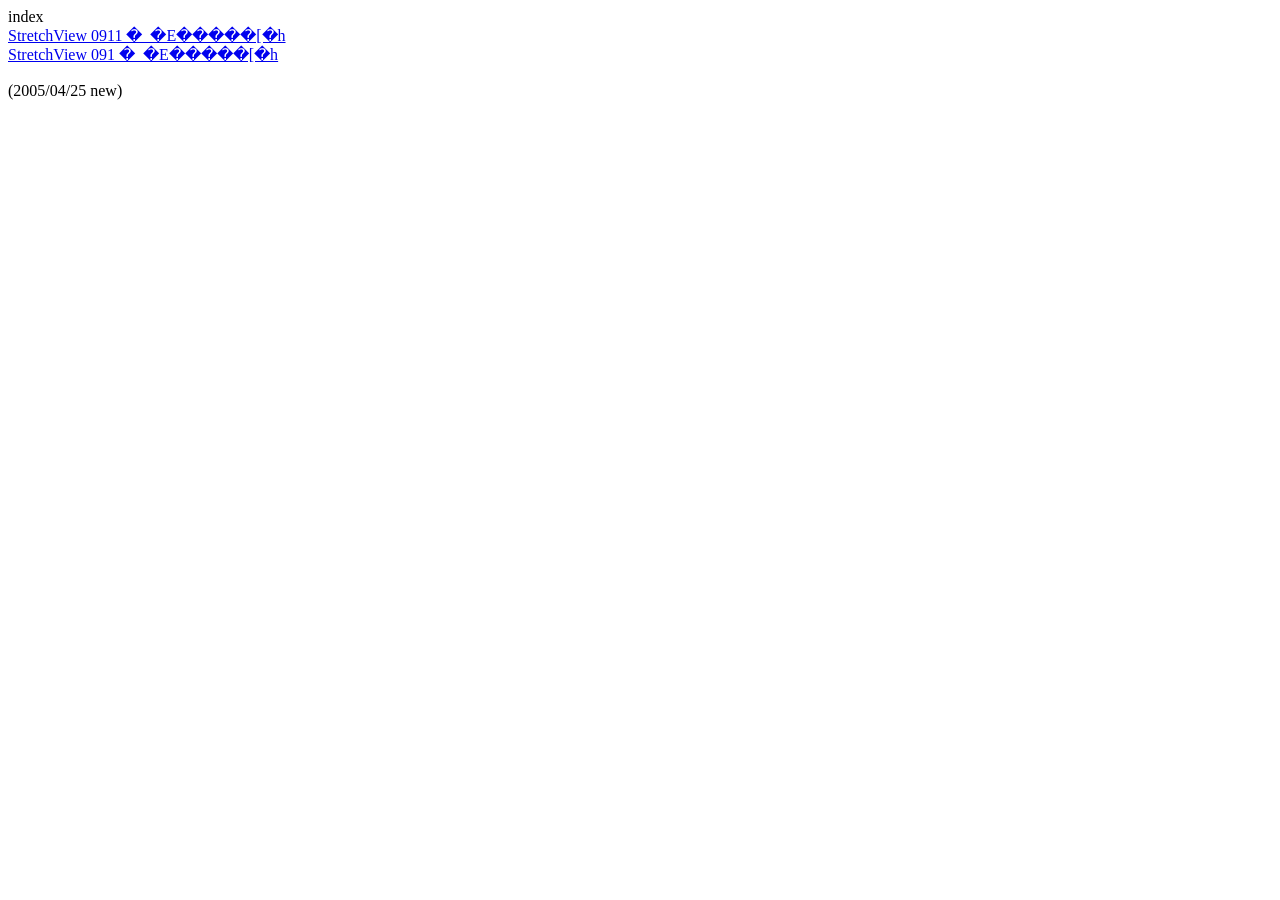
<file: src_Delphi/index.html>
<!--��-->

<HTML>
index 
<br>
<a href="StretchView0911.zip">StretchView 0911 �_�E�����[�h</a><br>
<a href="StretchView091.zip">StretchView 091 �_�E�����[�h</a><br>
<br>
(2005/04/25 new)
<br>
<br>
<br>

<br>
<br>
</HTML>
</file>
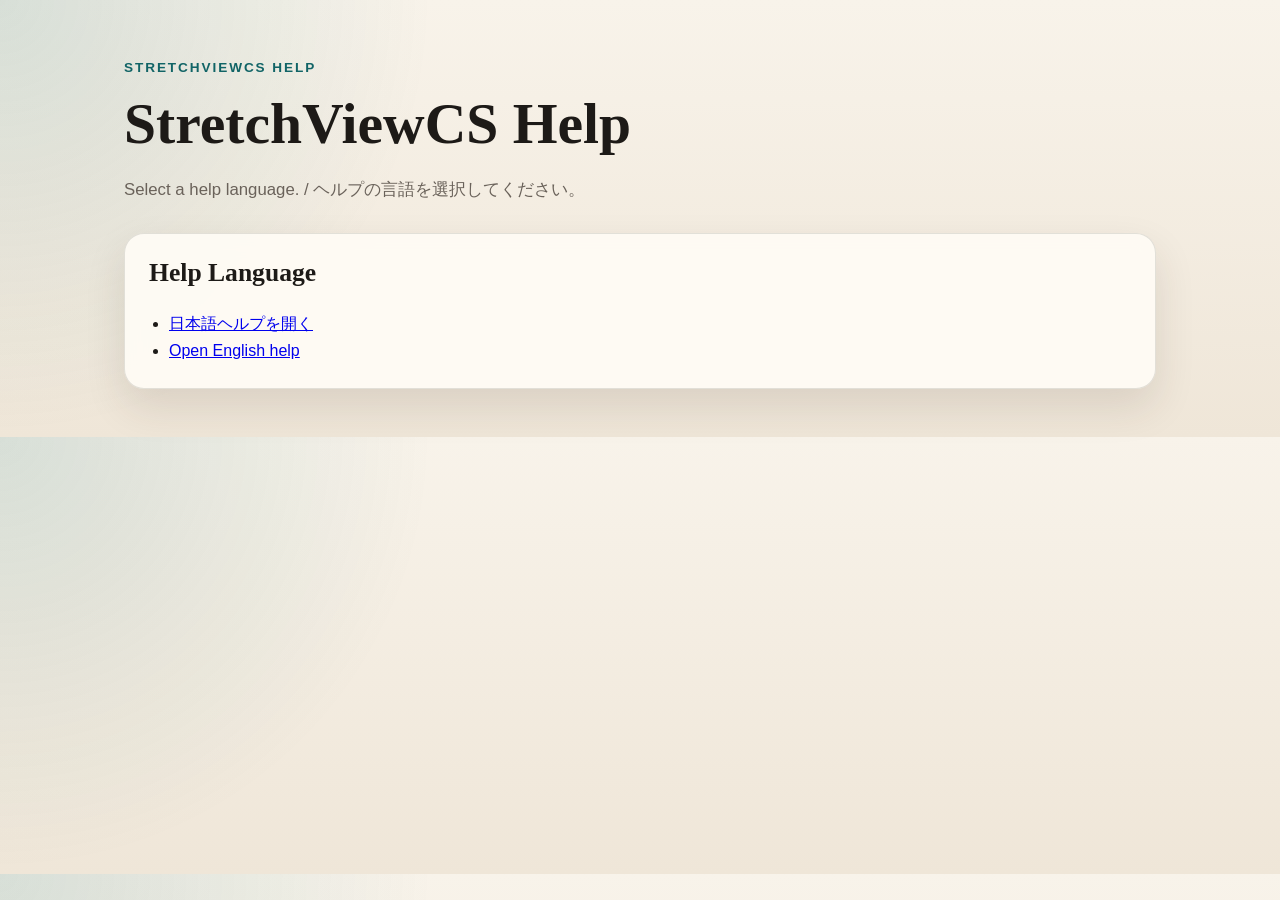
<file: StretchViewCS/StretchViewCS/help/index.html>
<!DOCTYPE html>
<html lang="ja">
<head>
  <meta charset="utf-8">
  <meta name="viewport" content="width=device-width, initial-scale=1">
  <title>StretchViewCS Help</title>
  <link rel="stylesheet" href="style.css">
</head>
<body>
  <header class="hero">
    <p class="eyebrow">StretchViewCS Help</p>
    <h1>StretchViewCS Help</h1>
    <p class="lead">
      Select a help language. / ヘルプの言語を選択してください。
    </p>
  </header>

  <main class="layout single">
    <div class="content">
      <section class="card">
        <h2>Help Language</h2>
        <ul class="feature-list">
          <li><a href="ja/index.html">日本語ヘルプを開く</a></li>
          <li><a href="en/index.html">Open English help</a></li>
        </ul>
      </section>
    </div>
  </main>
</body>
</html>
</file>
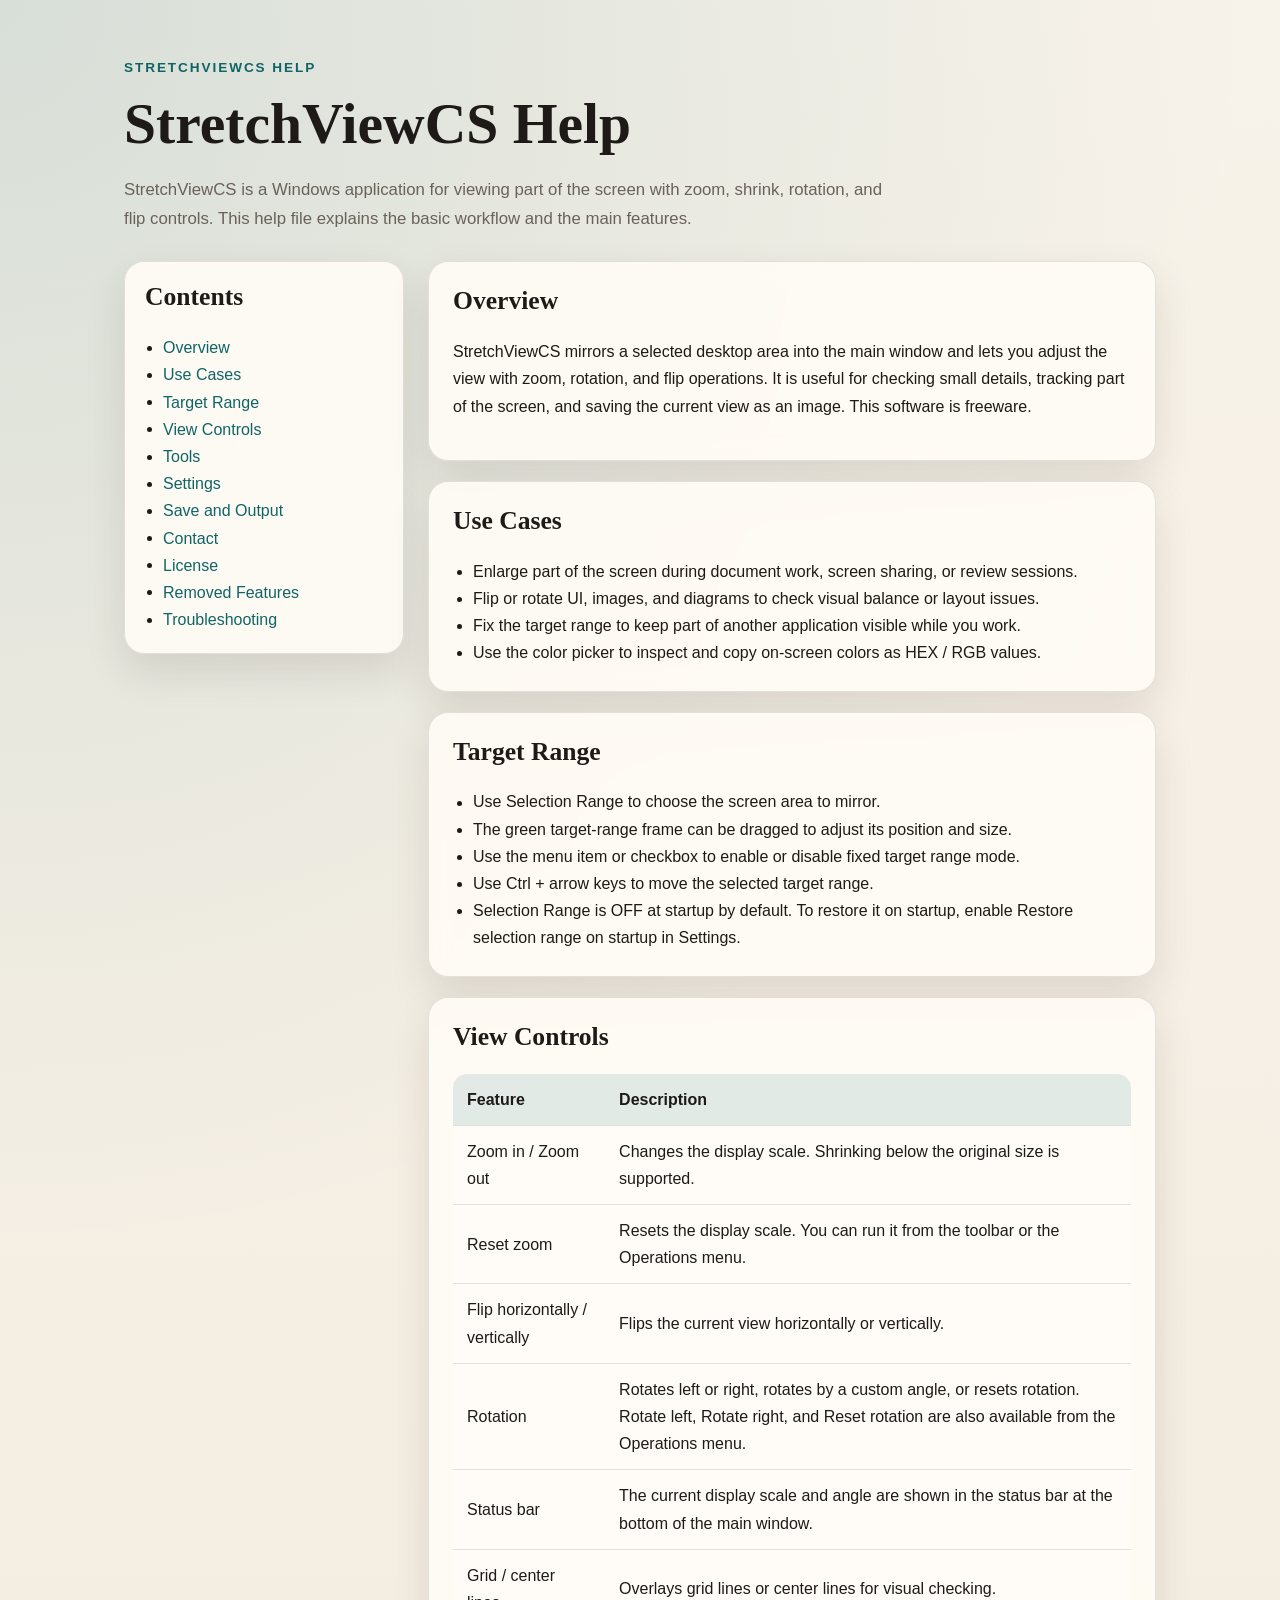
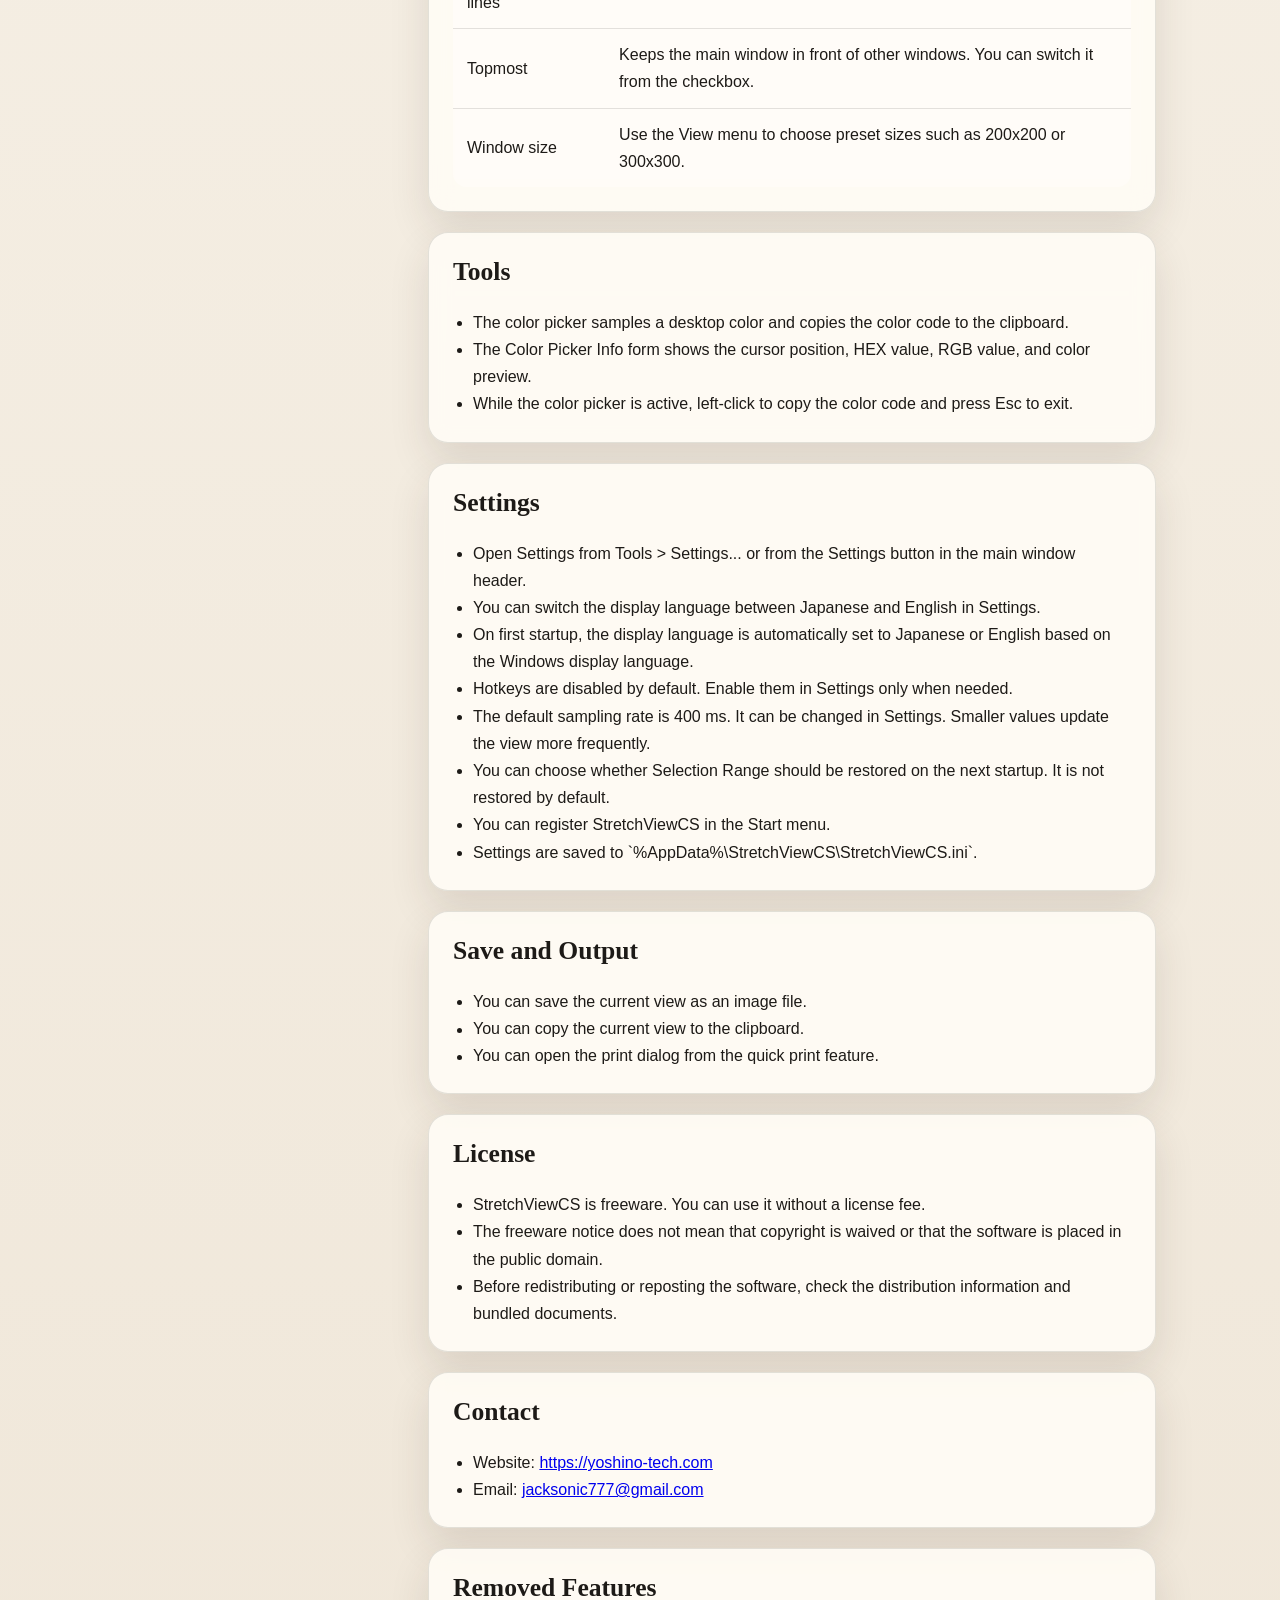
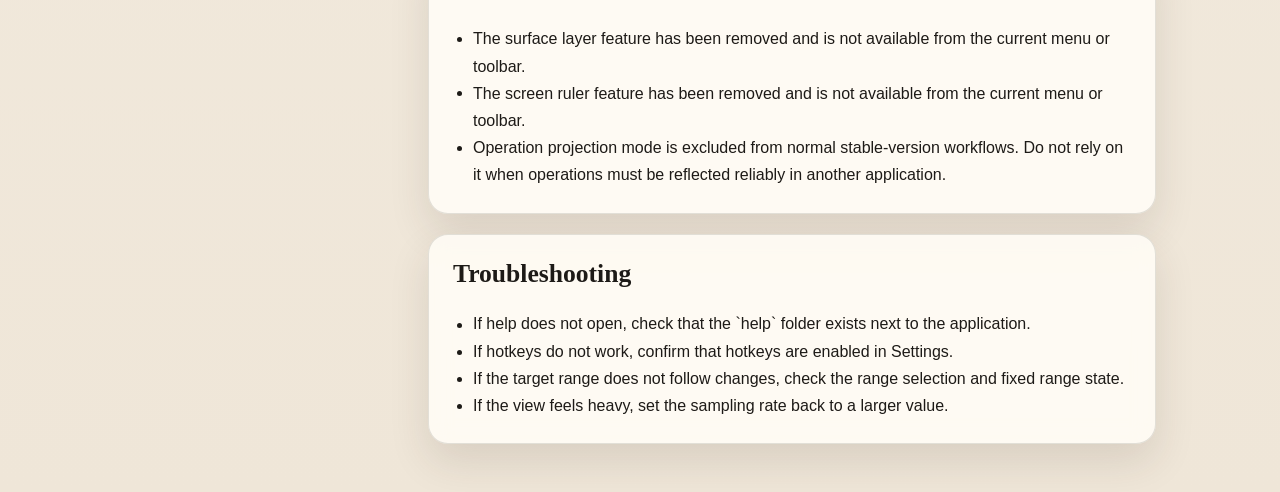
<file: StretchViewCS/StretchViewCS/help/en/index.html>
<!DOCTYPE html>
<html lang="en">
<head>
  <meta charset="utf-8">
  <meta name="viewport" content="width=device-width, initial-scale=1">
  <title>StretchViewCS Help</title>
  <link rel="stylesheet" href="../style.css">
</head>
<body>
  <header class="hero">
    <p class="eyebrow">StretchViewCS Help</p>
    <h1>StretchViewCS Help</h1>
    <p class="lead">
      StretchViewCS is a Windows application for viewing part of the screen with zoom, shrink, rotation, and flip controls.
      This help file explains the basic workflow and the main features.
    </p>
  </header>

  <main class="layout">
    <nav class="toc" aria-label="Contents">
      <h2>Contents</h2>
      <ul>
        <li><a href="#overview">Overview</a></li>
        <li><a href="#usecases">Use Cases</a></li>
        <li><a href="#range">Target Range</a></li>
        <li><a href="#view">View Controls</a></li>
        <li><a href="#tools">Tools</a></li>
        <li><a href="#settings">Settings</a></li>
        <li><a href="#files">Save and Output</a></li>
        <li><a href="#contact">Contact</a></li>
        <li><a href="#license">License</a></li>
        <li><a href="#removed">Removed Features</a></li>
        <li><a href="#trouble">Troubleshooting</a></li>
      </ul>
    </nav>

    <div class="content">
      <section id="overview" class="card">
        <h2>Overview</h2>
        <p>
          StretchViewCS mirrors a selected desktop area into the main window and lets you adjust the view with zoom, rotation, and flip operations.
          It is useful for checking small details, tracking part of the screen, and saving the current view as an image.
          This software is freeware.
        </p>
      </section>

      <section id="usecases" class="card">
        <h2>Use Cases</h2>
        <ul class="feature-list">
          <li>Enlarge part of the screen during document work, screen sharing, or review sessions.</li>
          <li>Flip or rotate UI, images, and diagrams to check visual balance or layout issues.</li>
          <li>Fix the target range to keep part of another application visible while you work.</li>
          <li>Use the color picker to inspect and copy on-screen colors as HEX / RGB values.</li>
        </ul>
      </section>

      <section id="range" class="card">
        <h2>Target Range</h2>
        <ul class="feature-list">
          <li>Use Selection Range to choose the screen area to mirror.</li>
          <li>The green target-range frame can be dragged to adjust its position and size.</li>
          <li>Use the menu item or checkbox to enable or disable fixed target range mode.</li>
          <li>Use Ctrl + arrow keys to move the selected target range.</li>
          <li>Selection Range is OFF at startup by default. To restore it on startup, enable Restore selection range on startup in Settings.</li>
        </ul>
      </section>

      <section id="view" class="card">
        <h2>View Controls</h2>
        <table>
          <thead>
            <tr>
              <th>Feature</th>
              <th>Description</th>
            </tr>
          </thead>
          <tbody>
            <tr>
              <td>Zoom in / Zoom out</td>
              <td>Changes the display scale. Shrinking below the original size is supported.</td>
            </tr>
            <tr>
              <td>Reset zoom</td>
              <td>Resets the display scale. You can run it from the toolbar or the Operations menu.</td>
            </tr>
            <tr>
              <td>Flip horizontally / vertically</td>
              <td>Flips the current view horizontally or vertically.</td>
            </tr>
            <tr>
              <td>Rotation</td>
              <td>Rotates left or right, rotates by a custom angle, or resets rotation. Rotate left, Rotate right, and Reset rotation are also available from the Operations menu.</td>
            </tr>
            <tr>
              <td>Status bar</td>
              <td>The current display scale and angle are shown in the status bar at the bottom of the main window.</td>
            </tr>
            <tr>
              <td>Grid / center lines</td>
              <td>Overlays grid lines or center lines for visual checking.</td>
            </tr>
            <tr>
              <td>Topmost</td>
              <td>Keeps the main window in front of other windows. You can switch it from the checkbox.</td>
            </tr>
            <tr>
              <td>Window size</td>
              <td>Use the View menu to choose preset sizes such as 200x200 or 300x300.</td>
            </tr>
          </tbody>
        </table>
      </section>

      <section id="tools" class="card">
        <h2>Tools</h2>
        <ul class="feature-list">
          <li>The color picker samples a desktop color and copies the color code to the clipboard.</li>
          <li>The Color Picker Info form shows the cursor position, HEX value, RGB value, and color preview.</li>
          <li>While the color picker is active, left-click to copy the color code and press Esc to exit.</li>
        </ul>
      </section>

      <section id="settings" class="card">
        <h2>Settings</h2>
        <ul class="feature-list">
          <li>Open Settings from Tools &gt; Settings... or from the Settings button in the main window header.</li>
          <li>You can switch the display language between Japanese and English in Settings.</li>
          <li>On first startup, the display language is automatically set to Japanese or English based on the Windows display language.</li>
          <li>Hotkeys are disabled by default. Enable them in Settings only when needed.</li>
          <li>The default sampling rate is 400 ms. It can be changed in Settings. Smaller values update the view more frequently.</li>
          <li>You can choose whether Selection Range should be restored on the next startup. It is not restored by default.</li>
          <li>You can register StretchViewCS in the Start menu.</li>
          <li>Settings are saved to `%AppData%\StretchViewCS\StretchViewCS.ini`.</li>
        </ul>
      </section>

      <section id="files" class="card">
        <h2>Save and Output</h2>
        <ul class="feature-list">
          <li>You can save the current view as an image file.</li>
          <li>You can copy the current view to the clipboard.</li>
          <li>You can open the print dialog from the quick print feature.</li>
        </ul>
      </section>

      <section id="license" class="card">
        <h2>License</h2>
        <ul class="feature-list">
          <li>StretchViewCS is freeware. You can use it without a license fee.</li>
          <li>The freeware notice does not mean that copyright is waived or that the software is placed in the public domain.</li>
          <li>Before redistributing or reposting the software, check the distribution information and bundled documents.</li>
        </ul>
      </section>

      <section id="contact" class="card">
        <h2>Contact</h2>
        <ul class="feature-list">
          <li>Website: <a href="https://yoshino-tech.com">https://yoshino-tech.com</a></li>
          <li>Email: <a href="mailto:jacksonic777@gmail.com">jacksonic777@gmail.com</a></li>
        </ul>
      </section>

      <section id="removed" class="card">
        <h2>Removed Features</h2>
        <ul class="feature-list">
          <li>The surface layer feature has been removed and is not available from the current menu or toolbar.</li>
          <li>The screen ruler feature has been removed and is not available from the current menu or toolbar.</li>
          <li>Operation projection mode is excluded from normal stable-version workflows. Do not rely on it when operations must be reflected reliably in another application.</li>
        </ul>
      </section>

      <section id="trouble" class="card">
        <h2>Troubleshooting</h2>
        <ul class="feature-list">
          <li>If help does not open, check that the `help` folder exists next to the application.</li>
          <li>If hotkeys do not work, confirm that hotkeys are enabled in Settings.</li>
          <li>If the target range does not follow changes, check the range selection and fixed range state.</li>
          <li>If the view feels heavy, set the sampling rate back to a larger value.</li>
        </ul>
      </section>
    </div>
  </main>
</body>
</html>
</file>
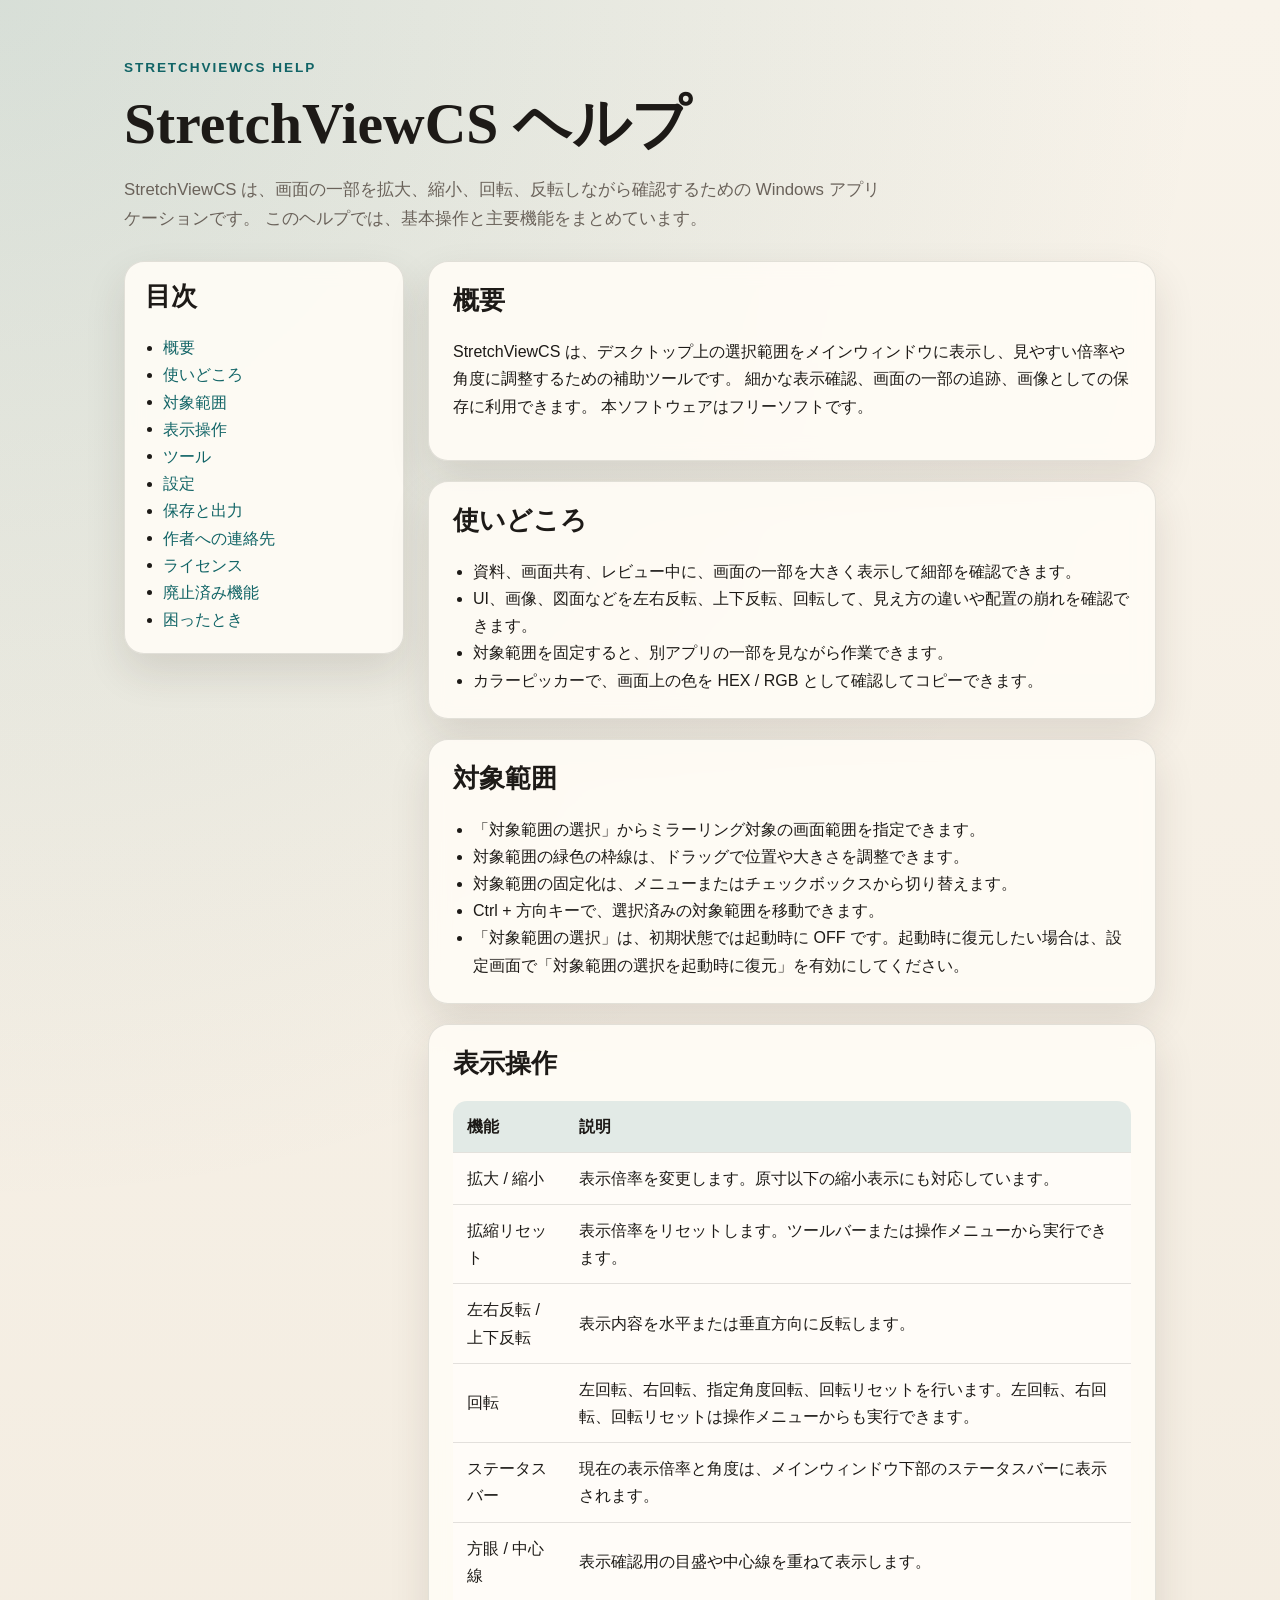
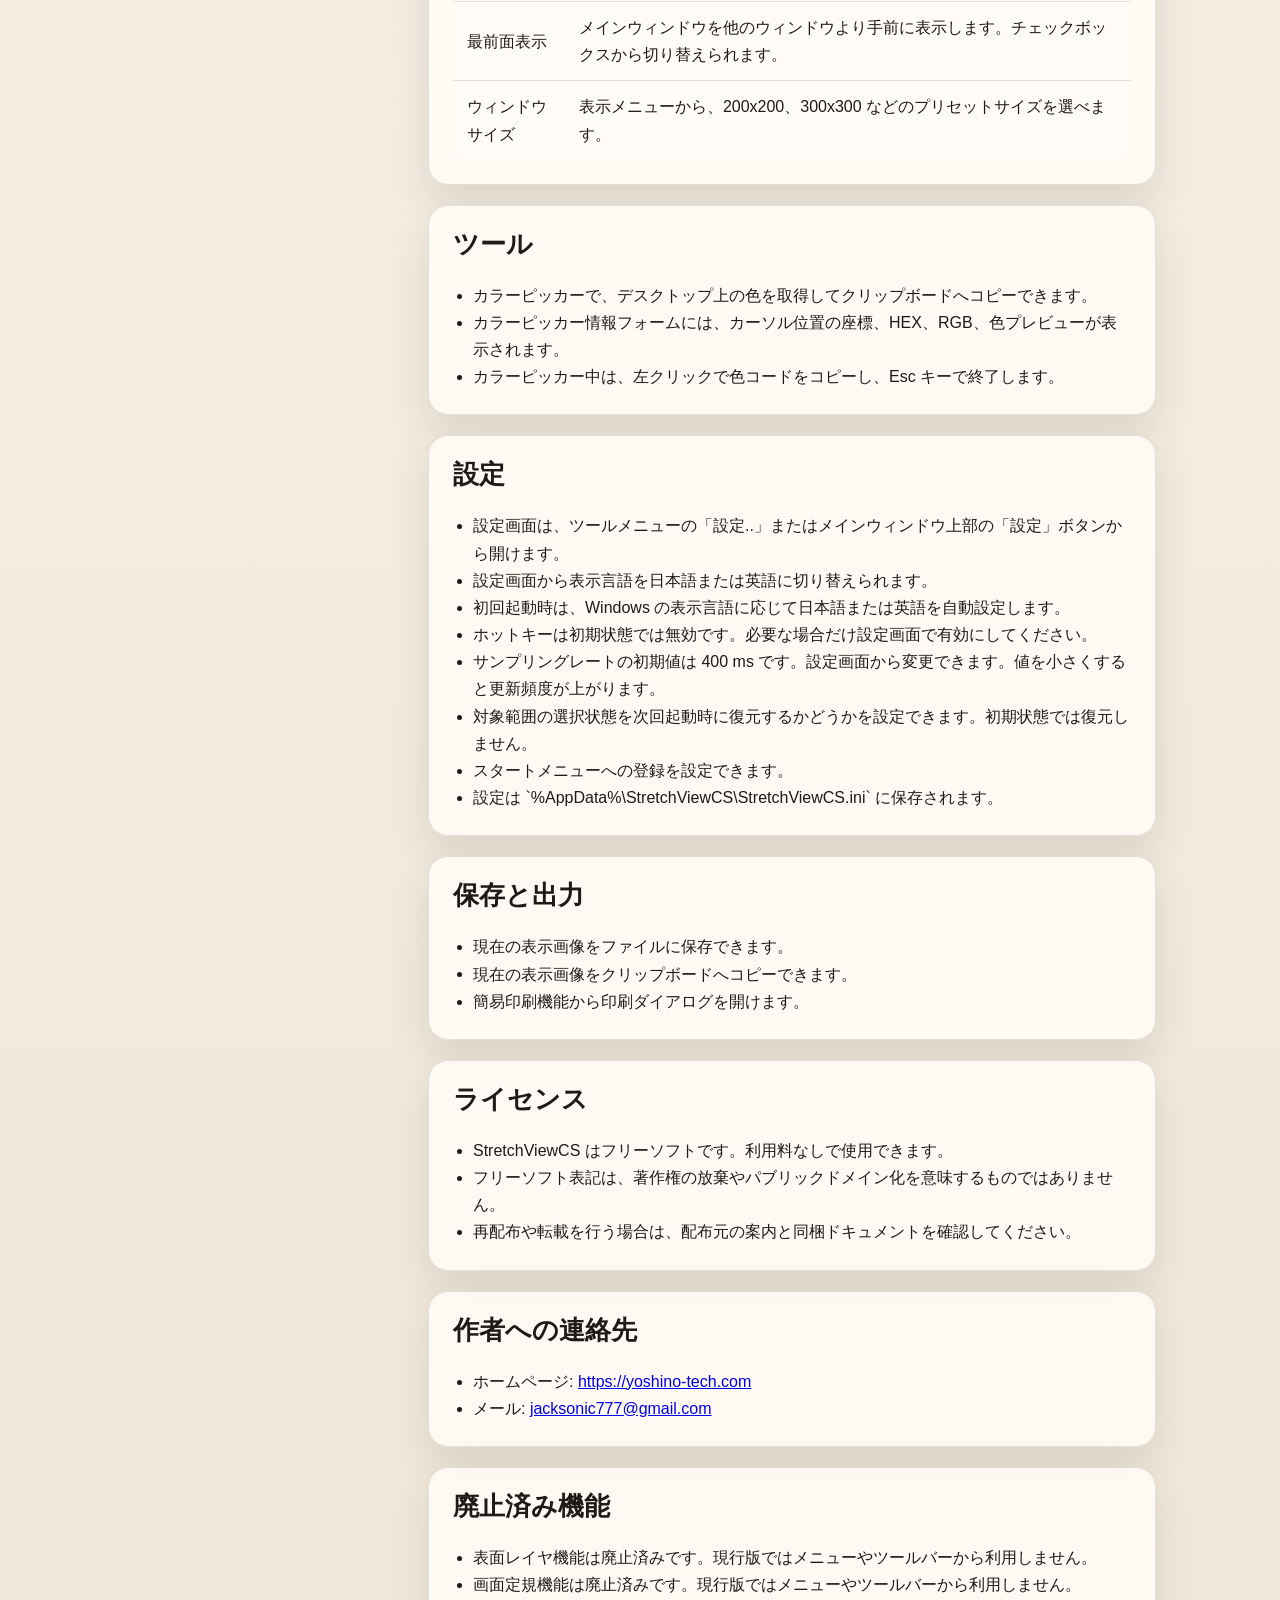
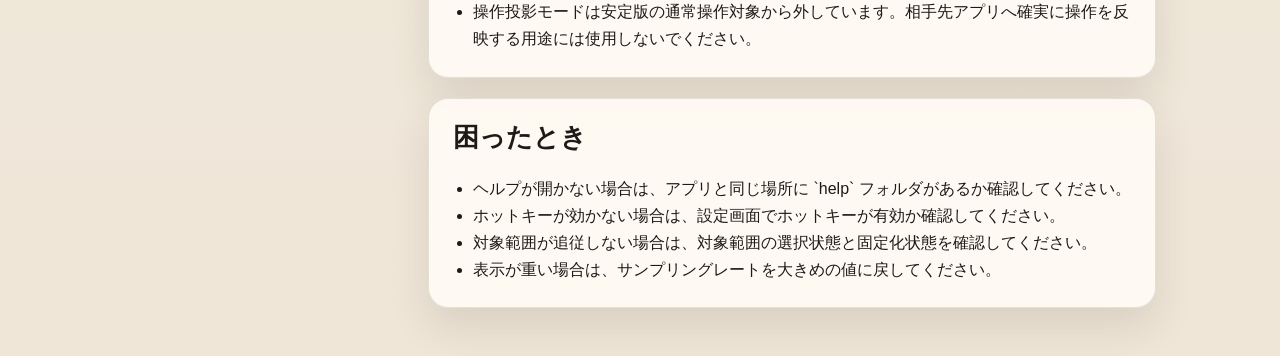
<file: StretchViewCS/StretchViewCS/help/ja/index.html>
<!DOCTYPE html>
<html lang="ja">
<head>
  <meta charset="utf-8">
  <meta name="viewport" content="width=device-width, initial-scale=1">
  <title>StretchViewCS ヘルプ</title>
  <link rel="stylesheet" href="../style.css">
</head>
<body>
  <header class="hero">
    <p class="eyebrow">StretchViewCS Help</p>
    <h1>StretchViewCS ヘルプ</h1>
    <p class="lead">
      StretchViewCS は、画面の一部を拡大、縮小、回転、反転しながら確認するための Windows アプリケーションです。
      このヘルプでは、基本操作と主要機能をまとめています。
    </p>
  </header>

  <main class="layout">
    <nav class="toc" aria-label="目次">
      <h2>目次</h2>
      <ul>
        <li><a href="#overview">概要</a></li>
        <li><a href="#usecases">使いどころ</a></li>
        <li><a href="#range">対象範囲</a></li>
        <li><a href="#view">表示操作</a></li>
        <li><a href="#tools">ツール</a></li>
        <li><a href="#settings">設定</a></li>
        <li><a href="#files">保存と出力</a></li>
        <li><a href="#contact">作者への連絡先</a></li>
        <li><a href="#license">ライセンス</a></li>
        <li><a href="#removed">廃止済み機能</a></li>
        <li><a href="#trouble">困ったとき</a></li>
      </ul>
    </nav>

    <div class="content">
      <section id="overview" class="card">
        <h2>概要</h2>
        <p>
          StretchViewCS は、デスクトップ上の選択範囲をメインウィンドウに表示し、見やすい倍率や角度に調整するための補助ツールです。
          細かな表示確認、画面の一部の追跡、画像としての保存に利用できます。
          本ソフトウェアはフリーソフトです。
        </p>
      </section>

      <section id="usecases" class="card">
        <h2>使いどころ</h2>
        <ul class="feature-list">
          <li>資料、画面共有、レビュー中に、画面の一部を大きく表示して細部を確認できます。</li>
          <li>UI、画像、図面などを左右反転、上下反転、回転して、見え方の違いや配置の崩れを確認できます。</li>
          <li>対象範囲を固定すると、別アプリの一部を見ながら作業できます。</li>
          <li>カラーピッカーで、画面上の色を HEX / RGB として確認してコピーできます。</li>
        </ul>
      </section>

      <section id="range" class="card">
        <h2>対象範囲</h2>
        <ul class="feature-list">
          <li>「対象範囲の選択」からミラーリング対象の画面範囲を指定できます。</li>
          <li>対象範囲の緑色の枠線は、ドラッグで位置や大きさを調整できます。</li>
          <li>対象範囲の固定化は、メニューまたはチェックボックスから切り替えます。</li>
          <li>Ctrl + 方向キーで、選択済みの対象範囲を移動できます。</li>
          <li>「対象範囲の選択」は、初期状態では起動時に OFF です。起動時に復元したい場合は、設定画面で「対象範囲の選択を起動時に復元」を有効にしてください。</li>
        </ul>
      </section>

      <section id="view" class="card">
        <h2>表示操作</h2>
        <table>
          <thead>
            <tr>
              <th>機能</th>
              <th>説明</th>
            </tr>
          </thead>
          <tbody>
            <tr>
              <td>拡大 / 縮小</td>
              <td>表示倍率を変更します。原寸以下の縮小表示にも対応しています。</td>
            </tr>
            <tr>
              <td>拡縮リセット</td>
              <td>表示倍率をリセットします。ツールバーまたは操作メニューから実行できます。</td>
            </tr>
            <tr>
              <td>左右反転 / 上下反転</td>
              <td>表示内容を水平または垂直方向に反転します。</td>
            </tr>
            <tr>
              <td>回転</td>
              <td>左回転、右回転、指定角度回転、回転リセットを行います。左回転、右回転、回転リセットは操作メニューからも実行できます。</td>
            </tr>
            <tr>
              <td>ステータスバー</td>
              <td>現在の表示倍率と角度は、メインウィンドウ下部のステータスバーに表示されます。</td>
            </tr>
            <tr>
              <td>方眼 / 中心線</td>
              <td>表示確認用の目盛や中心線を重ねて表示します。</td>
            </tr>
            <tr>
              <td>最前面表示</td>
              <td>メインウィンドウを他のウィンドウより手前に表示します。チェックボックスから切り替えられます。</td>
            </tr>
            <tr>
              <td>ウィンドウサイズ</td>
              <td>表示メニューから、200x200、300x300 などのプリセットサイズを選べます。</td>
            </tr>
          </tbody>
        </table>
      </section>

      <section id="tools" class="card">
        <h2>ツール</h2>
        <ul class="feature-list">
          <li>カラーピッカーで、デスクトップ上の色を取得してクリップボードへコピーできます。</li>
          <li>カラーピッカー情報フォームには、カーソル位置の座標、HEX、RGB、色プレビューが表示されます。</li>
          <li>カラーピッカー中は、左クリックで色コードをコピーし、Esc キーで終了します。</li>
        </ul>
      </section>

      <section id="settings" class="card">
        <h2>設定</h2>
        <ul class="feature-list">
          <li>設定画面は、ツールメニューの「設定..」またはメインウィンドウ上部の「設定」ボタンから開けます。</li>
          <li>設定画面から表示言語を日本語または英語に切り替えられます。</li>
          <li>初回起動時は、Windows の表示言語に応じて日本語または英語を自動設定します。</li>
          <li>ホットキーは初期状態では無効です。必要な場合だけ設定画面で有効にしてください。</li>
          <li>サンプリングレートの初期値は 400 ms です。設定画面から変更できます。値を小さくすると更新頻度が上がります。</li>
          <li>対象範囲の選択状態を次回起動時に復元するかどうかを設定できます。初期状態では復元しません。</li>
          <li>スタートメニューへの登録を設定できます。</li>
          <li>設定は `%AppData%\StretchViewCS\StretchViewCS.ini` に保存されます。</li>
        </ul>
      </section>

      <section id="files" class="card">
        <h2>保存と出力</h2>
        <ul class="feature-list">
          <li>現在の表示画像をファイルに保存できます。</li>
          <li>現在の表示画像をクリップボードへコピーできます。</li>
          <li>簡易印刷機能から印刷ダイアログを開けます。</li>
        </ul>
      </section>

      <section id="license" class="card">
        <h2>ライセンス</h2>
        <ul class="feature-list">
          <li>StretchViewCS はフリーソフトです。利用料なしで使用できます。</li>
          <li>フリーソフト表記は、著作権の放棄やパブリックドメイン化を意味するものではありません。</li>
          <li>再配布や転載を行う場合は、配布元の案内と同梱ドキュメントを確認してください。</li>
        </ul>
      </section>

      <section id="contact" class="card">
        <h2>作者への連絡先</h2>
        <ul class="feature-list">
          <li>ホームページ: <a href="https://yoshino-tech.com">https://yoshino-tech.com</a></li>
          <li>メール: <a href="mailto:jacksonic777@gmail.com">jacksonic777@gmail.com</a></li>
        </ul>
      </section>

      <section id="removed" class="card">
        <h2>廃止済み機能</h2>
        <ul class="feature-list">
          <li>表面レイヤ機能は廃止済みです。現行版ではメニューやツールバーから利用しません。</li>
          <li>画面定規機能は廃止済みです。現行版ではメニューやツールバーから利用しません。</li>
          <li>操作投影モードは安定版の通常操作対象から外しています。相手先アプリへ確実に操作を反映する用途には使用しないでください。</li>
        </ul>
      </section>

      <section id="trouble" class="card">
        <h2>困ったとき</h2>
        <ul class="feature-list">
          <li>ヘルプが開かない場合は、アプリと同じ場所に `help` フォルダがあるか確認してください。</li>
          <li>ホットキーが効かない場合は、設定画面でホットキーが有効か確認してください。</li>
          <li>対象範囲が追従しない場合は、対象範囲の選択状態と固定化状態を確認してください。</li>
          <li>表示が重い場合は、サンプリングレートを大きめの値に戻してください。</li>
        </ul>
      </section>
    </div>
  </main>
</body>
</html>
</file>
<file: StretchViewCS/StretchViewCS/help/style.css>
:root {
  --bg: #f4efe6;
  --paper: rgba(255, 252, 246, 0.9);
  --ink: #1d1a17;
  --muted: #6a625a;
  --accent: #116466;
  --accent-soft: #d9ece6;
  --line: rgba(29, 26, 23, 0.12);
  --shadow: 0 18px 40px rgba(54, 44, 32, 0.12);
}

* {
  box-sizing: border-box;
}

html {
  scroll-behavior: smooth;
}

body {
  margin: 0;
  color: var(--ink);
  background:
    radial-gradient(circle at top left, rgba(17, 100, 102, 0.14), transparent 32%),
    linear-gradient(180deg, #f8f3ea 0%, #efe6d8 100%);
  font-family: "Yu Gothic UI", "BIZ UDPGothic", sans-serif;
  line-height: 1.7;
}

.hero {
  max-width: 1080px;
  margin: 0 auto;
  padding: 56px 24px 28px;
}

.eyebrow {
  margin: 0 0 10px;
  color: var(--accent);
  font-size: 0.85rem;
  font-weight: 700;
  letter-spacing: 0.14em;
  text-transform: uppercase;
}

h1,
h2 {
  font-family: "Yu Mincho", "Hiragino Mincho ProN", serif;
  line-height: 1.2;
}

h1 {
  margin: 0 0 18px;
  font-size: clamp(2rem, 5vw, 3.6rem);
}

h2 {
  margin-top: 0;
  font-size: 1.6rem;
}

.lead {
  max-width: 760px;
  margin: 0;
  color: var(--muted);
  font-size: 1.05rem;
}

.layout {
  display: grid;
  grid-template-columns: minmax(220px, 280px) minmax(0, 1fr);
  gap: 24px;
  max-width: 1080px;
  margin: 0 auto;
  padding: 0 24px 48px;
}

.layout.single {
  grid-template-columns: 1fr;
}

.toc,
.card {
  background: var(--paper);
  border: 1px solid var(--line);
  border-radius: 20px;
  box-shadow: var(--shadow);
  backdrop-filter: blur(10px);
}

.toc {
  position: sticky;
  top: 20px;
  align-self: start;
  padding: 20px;
}

.toc ul {
  margin: 14px 0 0;
  padding-left: 18px;
}

.toc a {
  color: var(--accent);
  text-decoration: none;
}

.toc a:hover {
  text-decoration: underline;
}

.content {
  display: grid;
  gap: 20px;
}

.card {
  padding: 24px;
}

.callout {
  margin-bottom: 18px;
  padding: 16px 18px;
  border-left: 5px solid var(--accent);
  border-radius: 14px;
  background: var(--accent-soft);
}

.callout p {
  margin: 6px 0 0;
}

.feature-list {
  margin: 0;
  padding-left: 20px;
}

table {
  width: 100%;
  border-collapse: collapse;
  background: rgba(255, 255, 255, 0.35);
  overflow: hidden;
  border-radius: 14px;
}

th,
td {
  padding: 12px 14px;
  text-align: left;
  border-bottom: 1px solid var(--line);
}

th {
  background: rgba(17, 100, 102, 0.12);
}

tbody tr:last-child td {
  border-bottom: 0;
}

code {
  padding: 0.1em 0.35em;
  border-radius: 0.4em;
  background: rgba(0, 0, 0, 0.06);
  font-family: Consolas, "Courier New", monospace;
}

@media (max-width: 840px) {
  .layout {
    grid-template-columns: 1fr;
  }

  .toc {
    position: static;
  }
}
</file>
